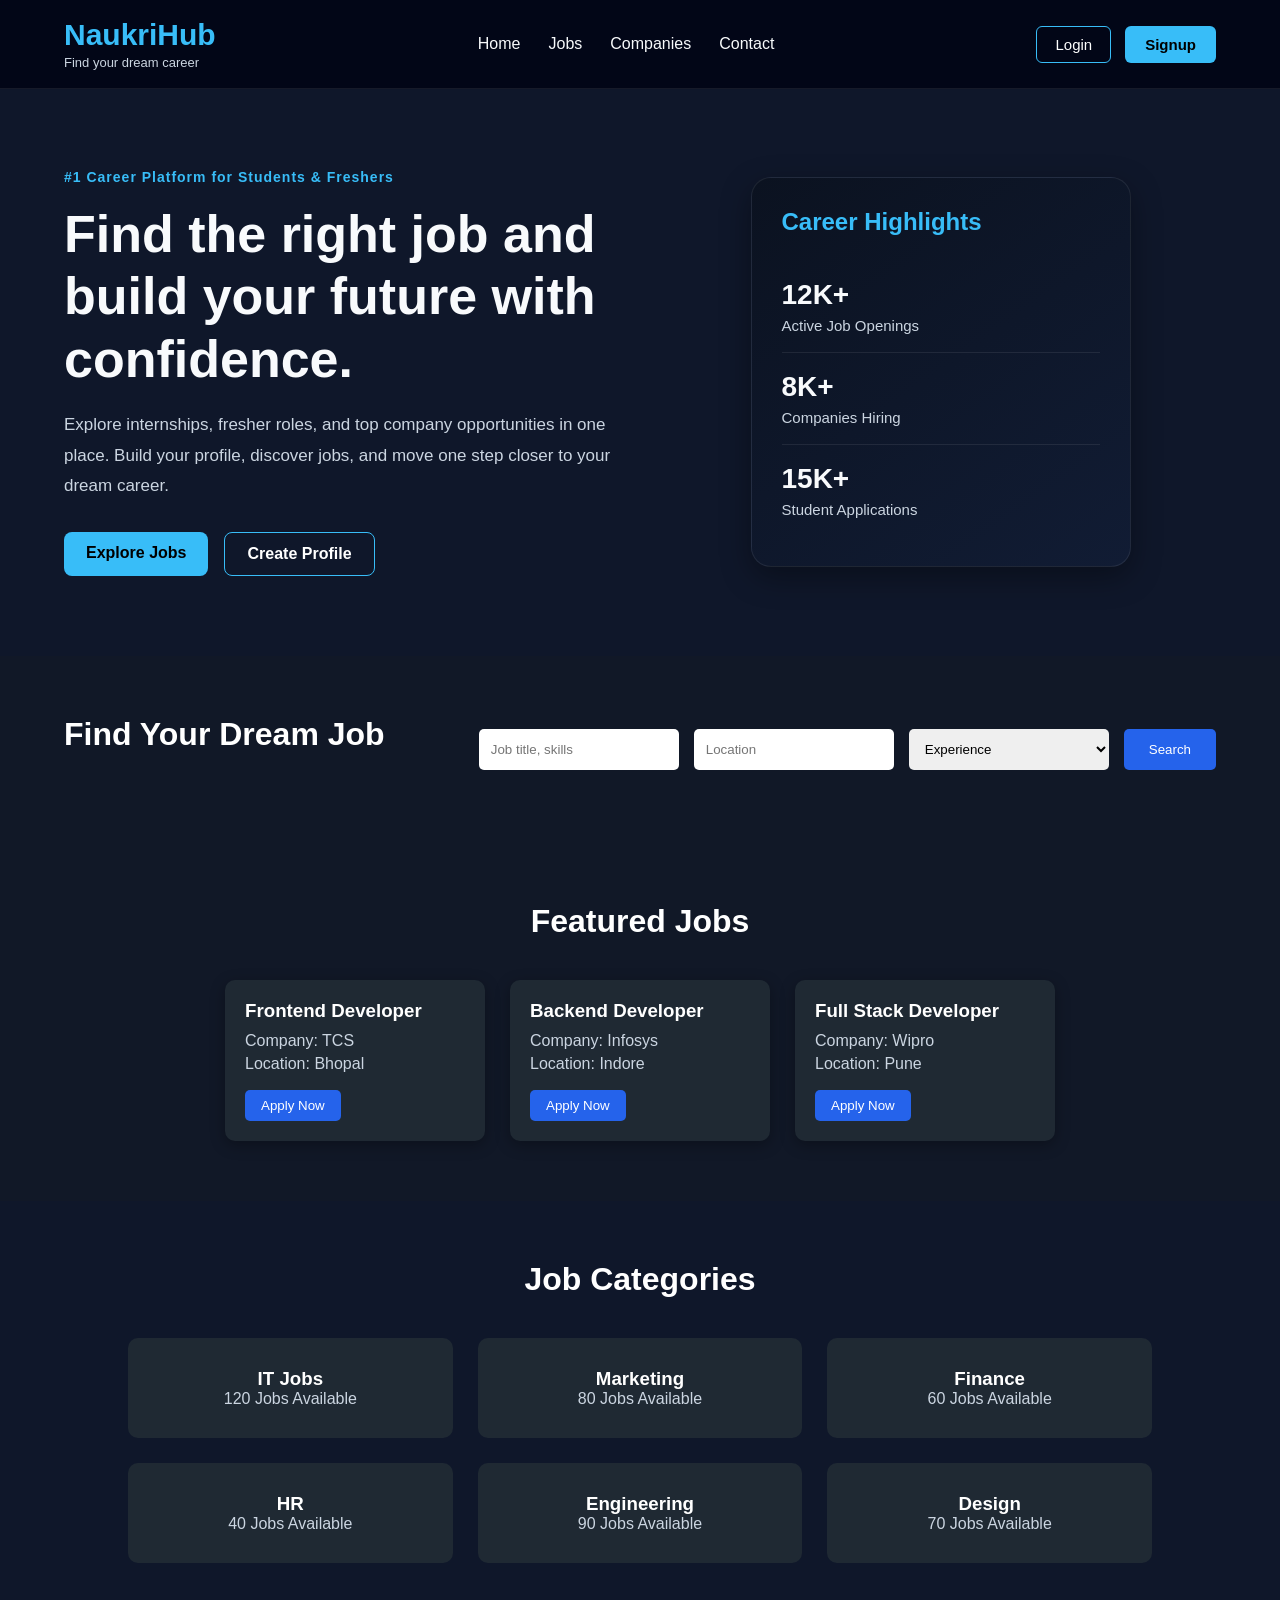
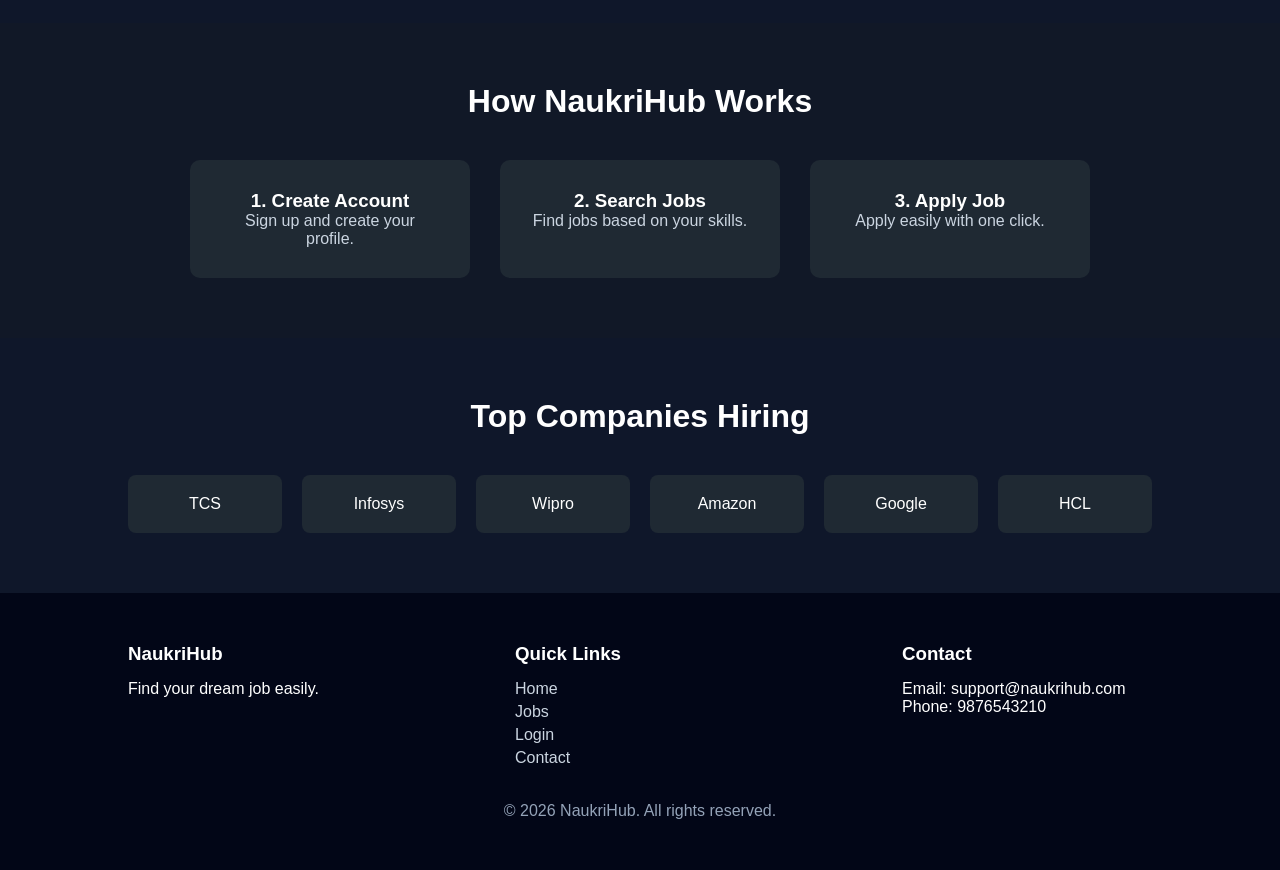
<file: index.html>
<!DOCTYPE html>
<html lang="en">
<head>
    <meta charset="UTF-8">
    <meta name="viewport" content="width=device-width, initial-scale=1.0">
    <title>NaukriHub</title>
    <link rel="stylesheet" href="css/style.css">

</head>
<body>
    <nav class="navbar">
    <div class="container">
        
        <div class="nav-left">
            <h1 class="logo">NaukriHub</h1>
            <p class="tagline">Find your dream career</p>
        </div>

        <ul class="nav-links">
            <li><a href="#">Home</a></li>
            <li><a href="jobs.html">Jobs</a></li>
            <li><a href="companies.html">Companies</a></li>
            <li><a href="contact.html">Contact</a></li>
        </ul>

        <div class="nav-buttons">
            <a href="login.html" class="login-btn">Login</a>
            <a href="signup.html" class="signup-btn">Signup</a>
        </div>

    </div>
</nav>

<section class="hero">
    <div class="container hero-container">

        <div class="hero-text">
            <p class="hero-tag">#1 Career Platform for Students & Freshers</p>
            <h2>Find the right job and build your future with confidence.</h2>
            <p class="hero-description">
                Explore internships, fresher roles, and top company opportunities in one place.
                Build your profile, discover jobs, and move one step closer to your dream career.
            </p>

            <div class="hero-buttons">
                <a href="jobs.html" class="primary-btn">Explore Jobs</a>
                <a href="signup.html" class="secondary-btn">Create Profile</a>
            </div>
        </div>

        <div class="hero-card">
            <div class="card-box">
                <h3>Career Highlights</h3>
                <div class="card-item">
                    <span>12K+</span>
                    <p>Active Job Openings</p>
                </div>
                <div class="card-item">
                    <span>8K+</span>
                    <p>Companies Hiring</p>
                </div>
                <div class="card-item">
                    <span>15K+</span>
                    <p>Student Applications</p>
                </div>
            </div>
        </div>

    </div>
</section>
<section class="search-section">
    <div class="container search-container">

        <h2>Find Your Dream Job</h2>

        <div class="search-box">
            <input type="text" placeholder="Job title, skills">
            <input type="text" placeholder="Location">
            
            <select>
                <option>Experience</option>
                <option>Fresher</option>
                <option>1 Year</option>
                <option>2 Years</option>
                <option>3+ Years</option>
            </select>

            <button>Search</button>
        </div>

    </div>
</section>
<section class="featured-jobs">
    <h2>Featured Jobs</h2>

    <div class="job-container">

        <div class="job-card">
            <h3>Frontend Developer</h3>
            <p>Company: TCS</p>
            <p>Location: Bhopal</p>
            <button>Apply Now</button>
        </div>

        <div class="job-card">
            <h3>Backend Developer</h3>
            <p>Company: Infosys</p>
            <p>Location: Indore</p>
            <button>Apply Now</button>
        </div>

        <div class="job-card">
            <h3>Full Stack Developer</h3>
            <p>Company: Wipro</p>
            <p>Location: Pune</p>
            <button>Apply Now</button>
        </div>

    </div>
</section>
<section class="categories">
    <h2>Job Categories</h2>

    <div class="category-container">

        <div class="category-card">
            <h3>IT Jobs</h3>
            <p>120 Jobs Available</p>
        </div>

        <div class="category-card">
            <h3>Marketing</h3>
            <p>80 Jobs Available</p>
        </div>

        <div class="category-card">
            <h3>Finance</h3>
            <p>60 Jobs Available</p>
        </div>

        <div class="category-card">
            <h3>HR</h3>
            <p>40 Jobs Available</p>
        </div>

        <div class="category-card">
            <h3>Engineering</h3>
            <p>90 Jobs Available</p>
        </div>

        <div class="category-card">
            <h3>Design</h3>
            <p>70 Jobs Available</p>
        </div>

    </div>
</section>
<section class="how-it-works">
    <h2>How NaukriHub Works</h2>

    <div class="steps-container">

        <div class="step-card">
            <h3>1. Create Account</h3>
            <p>Sign up and create your profile.</p>
        </div>

        <div class="step-card">
            <h3>2. Search Jobs</h3>
            <p>Find jobs based on your skills.</p>
        </div>

        <div class="step-card">
            <h3>3. Apply Job</h3>
            <p>Apply easily with one click.</p>
        </div>

    </div>
</section>
<section class="top-companies">
    <h2>Top Companies Hiring</h2>

    <div class="company-container">

        <div class="company-card">TCS</div>
        <div class="company-card">Infosys</div>
        <div class="company-card">Wipro</div>
        <div class="company-card">Amazon</div>
        <div class="company-card">Google</div>
        <div class="company-card">HCL</div>

    </div>
</section>
<footer class="footer">
    <div class="footer-container">

        <div class="footer-box">
            <h3>NaukriHub</h3>
            <p>Find your dream job easily.</p>
        </div>

        <div class="footer-box">
            <h3>Quick Links</h3>
            <a href="#">Home</a>
            <a href="#">Jobs</a>
            <a href="#">Login</a>
            <a href="#">Contact</a>
        </div>

        <div class="footer-box">
            <h3>Contact</h3>
            <p>Email: support@naukrihub.com</p>
            <p>Phone: 9876543210</p>
        </div>

    </div>

    <p class="footer-bottom">© 2026 NaukriHub. All rights reserved.</p>
</footer>
</body>
</html>
</file>
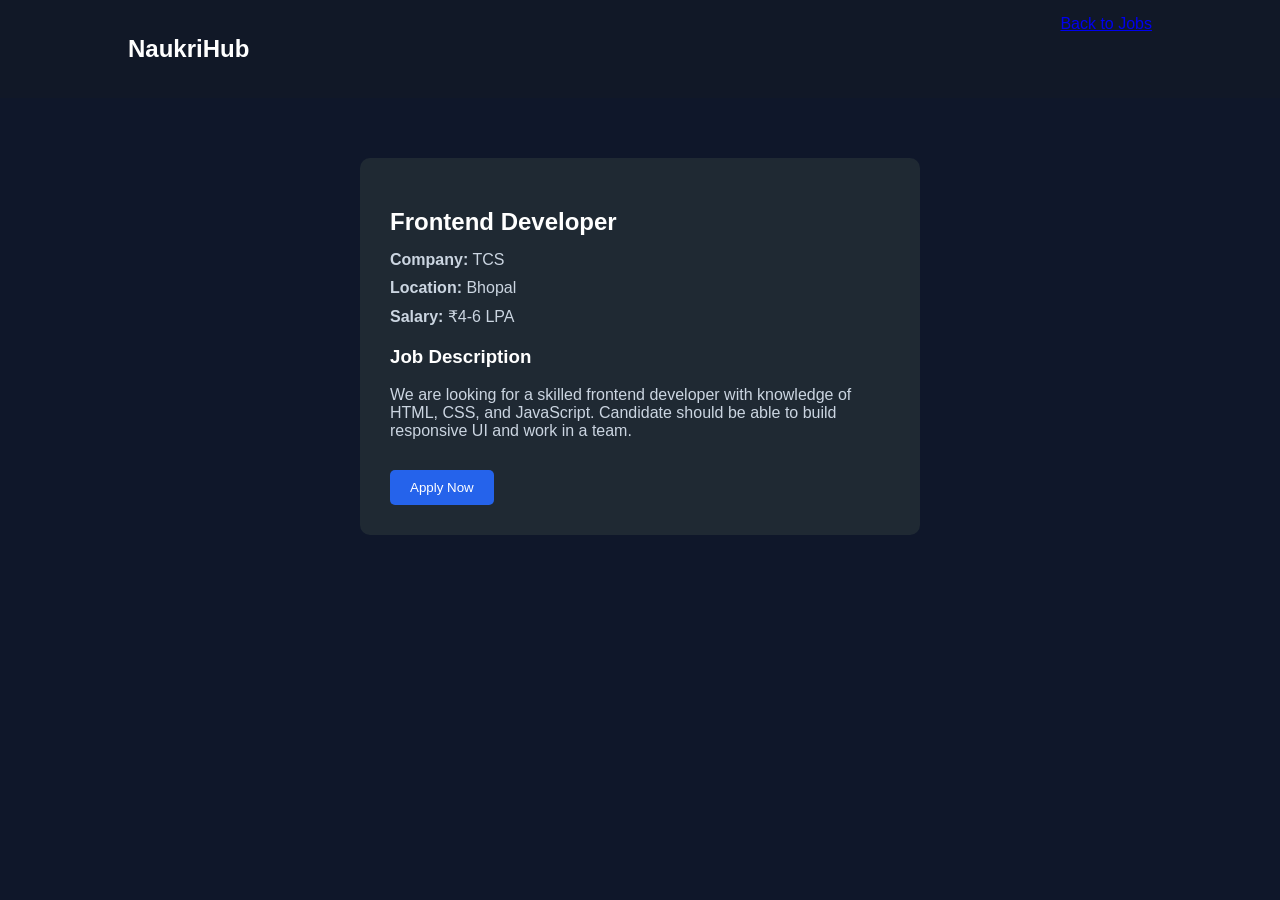
<file: job-details.html>
<!DOCTYPE html>
<html lang="en">
<head>
    <title>Job Details - NaukriHub</title>
    <link rel="stylesheet" href="./css/job-detail.css">
</head>
<body>

<!-- Navbar -->
<nav class="navbar">
    <h2>NaukriHub</h2>
    <a href="jobs.html">Back to Jobs</a>
</nav>

<!-- Job Detail Section -->
<section class="job-detail">

    <div class="job-box">

        <h2>Frontend Developer</h2>

        <p><strong>Company:</strong> TCS</p>
        <p><strong>Location:</strong> Bhopal</p>
        <p><strong>Salary:</strong> ₹4-6 LPA</p>

        <h3>Job Description</h3>
        <p>
            We are looking for a skilled frontend developer with knowledge of HTML, CSS, and JavaScript.
            Candidate should be able to build responsive UI and work in a team.
        </p>

        <button>Apply Now</button>

    </div>

</section>

</body>
</html>
</file>
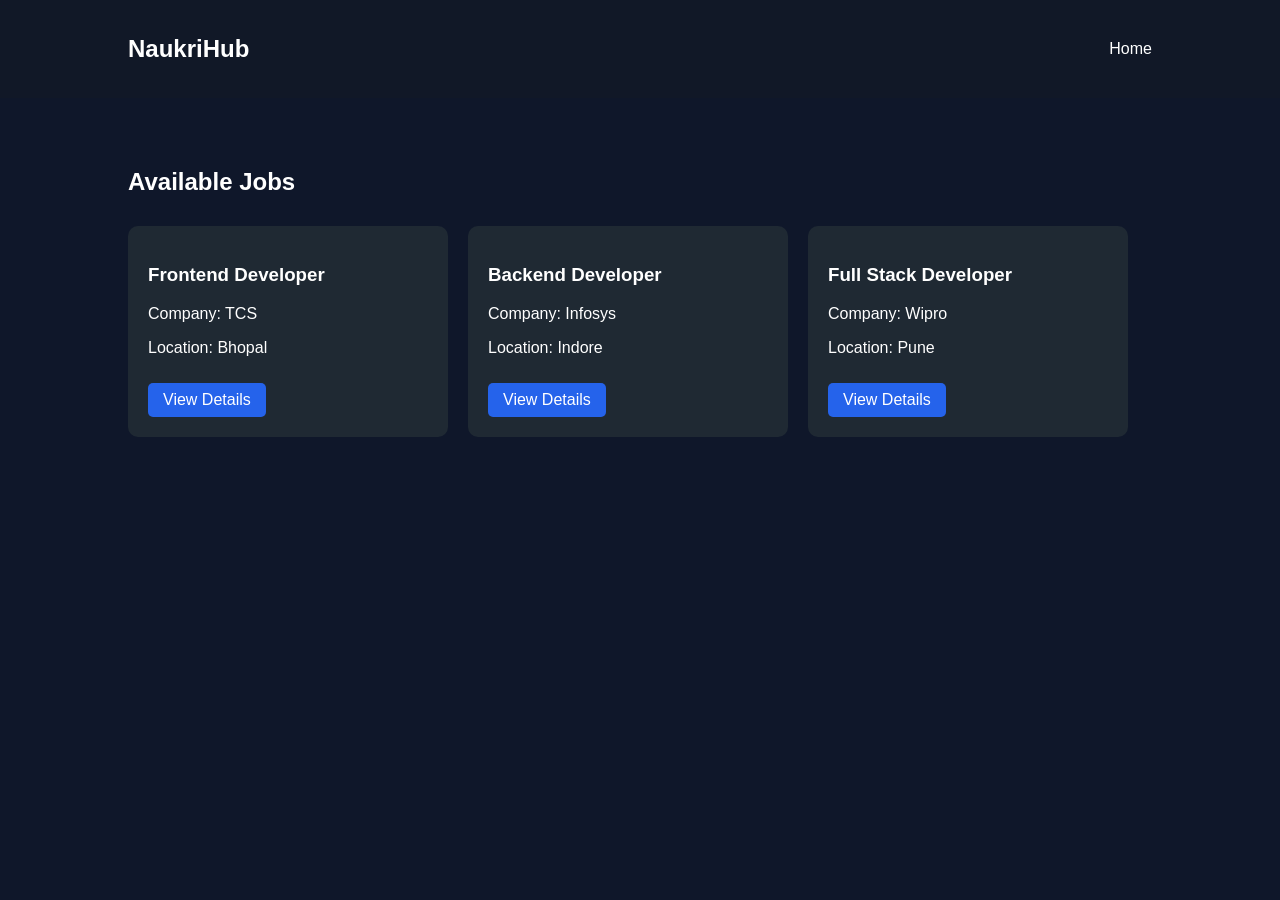
<file: jobs.html>
<!DOCTYPE html>
<html lang="en">
<head>
    <title>Jobs - NaukriHub</title>
    <link rel="stylesheet" href="./css/job.css">
</head>
<body>

<!-- Navbar (simple reuse) -->
<nav class="navbar">
    <h2>NaukriHub</h2>
    <a href="index.html">Home</a>
</nav>

<!-- Job Section -->
<section class="jobs-section">
    <h2>Available Jobs</h2>

    <div class="jobs-container">

        <div class="job-card">
            <h3>Frontend Developer</h3>
            <p>Company: TCS</p>
            <p>Location: Bhopal</p>
            <a href="job-details.html">View Details</a>
        </div>

        <div class="job-card">
            <h3>Backend Developer</h3>
            <p>Company: Infosys</p>
            <p>Location: Indore</p>
            <a href="job-details.html">View Details</a>
        </div>

        <div class="job-card">
            <h3>Full Stack Developer</h3>
            <p>Company: Wipro</p>
            <p>Location: Pune</p>
            <a href="job-details.html">View Details</a>
        </div>

    </div>
</section>

</body>
</html>
</file>
<file: css/style.css>
/* Reset */
* {
    margin: 0;
    padding: 0;
    box-sizing: border-box;
}

/* Body */
body {
    font-family: Arial, sans-serif;
    background-color: #0f172a;
    color: white;
}

/* Navbar */
.navbar {
    width: 100%;
    background-color: #020617;
    border-bottom: 1px solid rgba(255, 255, 255, 0.08);
    padding: 18px 0;
    position: sticky;
    top: 0;
    z-index: 1000;
}

/* Container */
.container {
    width: 90%;
    max-width: 1200px;
    margin: 0 auto;

    display: flex;
    justify-content: space-between;
    align-items: center;
}

/* Left Part */
.nav-left {
    display: flex;
    flex-direction: column;
}

/* Logo */
.logo {
    font-size: 30px;
    font-weight: 700;
    color: #38bdf8;
    line-height: 1.1;
}

/* Tagline */
.tagline {
    font-size: 13px;
    color: #cbd5e1;
    margin-top: 4px;
}

/* Nav Links */
.nav-links {
    list-style: none;
    display: flex;
    gap: 28px;
}

/* Links */
.nav-links a {
    text-decoration: none;
    color: #f8fafc;
    font-size: 16px;
    font-weight: 500;
    transition: 0.3s ease;
    position: relative;
}

/* Hover Effect */
.nav-links a:hover {
    color: #38bdf8;
}

/* Buttons Wrapper */
.nav-buttons {
    display: flex;
    align-items: center;
    gap: 14px;
}

/* Login Button */
.login-btn {
    text-decoration: none;
    color: white;
    border: 1px solid #38bdf8;
    padding: 9px 18px;
    border-radius: 6px;
    font-size: 15px;
    transition: 0.3s ease;
}

.login-btn:hover {
    background-color: #38bdf8;
    color: black;
}

/* Signup Button */
.signup-btn {
    text-decoration: none;
    background-color: #38bdf8;
    color: black;
    padding: 10px 20px;
    border-radius: 6px;
    font-size: 15px;
    font-weight: 600;
    transition: 0.3s ease;
}

.signup-btn:hover {
    background-color:#0ea5e9;
    color: white;
}

/* Hero Section */
.hero {
    padding: 80px 0;
}

/* Hero Container */
.hero-container {
    display: flex;
    justify-content: space-between;
    align-items: center;
    gap: 50px;
}

/* Left Text Part */
.hero-text {
    flex: 1;
}

/* Small Tag */
.hero-tag {
    color: #38bdf8;
    font-size: 14px;
    font-weight: 600;
    margin-bottom: 18px;
    letter-spacing: 1px;
}

/* Main Heading */
.hero-text h2 {
    font-size: 52px;
    line-height: 1.2;
    margin-bottom: 20px;
    color: #f8fafc;
    max-width: 650px;
}

/* Description */
.hero-description {
    font-size: 17px;
    line-height: 1.8;
    color: #cbd5e1;
    max-width: 600px;
    margin-bottom: 30px;
}

/* Buttons Wrapper */
.hero-buttons {
    display: flex;
    gap: 16px;
    flex-wrap: wrap;
}

/* Primary Button */
.primary-btn {
    text-decoration: none;
    background-color: #38bdf8;
    color: #000;
    padding: 12px 22px;
    border-radius: 8px;
    font-weight: 600;
    transition: 0.3s ease;
}

.primary-btn:hover {
    background-color: #0ea5e9;
}

/* Secondary Button */
.secondary-btn {
    text-decoration: none;
    border: 1px solid #38bdf8;
    color: #fff;
    padding: 12px 22px;
    border-radius: 8px;
    font-weight: 600;
    transition: 0.3s ease;
}

.secondary-btn:hover {
    background-color: #38bdf8;
    color: #000;
}

/* Right Card Part */
.hero-card {
    flex: 1;
    display: flex;
    justify-content: center;
}

/* Card Box */
.card-box {
    width: 100%;
    max-width: 380px;
    background: linear-gradient(145deg, #0b1220, #111c34);
    border: 1px solid rgba(255, 255, 255, 0.08);
    padding: 30px;
    border-radius: 20px;
    box-shadow: 0 10px 30px rgba(0, 0, 0, 0.35);
}

/* Card Heading */
.card-box h3 {
    font-size: 24px;
    margin-bottom: 25px;
    color: #38bdf8;
}

/* Each Item */
.card-item {
    padding: 18px 0;
    border-bottom: 1px solid rgba(255, 255, 255, 0.08);
}

.card-item:last-child {
    border-bottom: none;
}

/* Number */
.card-item span {
    display: block;
    font-size: 28px;
    font-weight: 700;
    color: #f8fafc;
    margin-bottom: 6px;
}

/* Text */
.card-item p {
    font-size: 15px;
    color: #cbd5e1;
}
.search-section {
    background-color: #111827;
    padding: 60px 0;
}

.search-container {
    text-align: center;
}

.search-container h2 {
    font-size: 32px;
    margin-bottom: 30px;
}

.search-box {
    display: flex;
    justify-content: center;
    gap: 15px;
    flex-wrap: wrap;
}

.search-box input,
.search-box select {
    padding: 12px;
    width: 200px;
    border: none;
    border-radius: 5px;
    outline: none;
}

.search-box button {
    padding: 12px 25px;
    background-color: #2563eb;
    color: white;
    border: none;
    border-radius: 5px;
    cursor: pointer;
}

.search-box button:hover {
    background-color: #1d4ed8;
}
/* Featured Jobs Section */
.featured-jobs {
    padding: 60px 10%;
    background-color: #111827;
    text-align: center;
    color: white;
}

/* Section Heading */
.featured-jobs h2 {
    font-size: 32px;
    margin-bottom: 40px;
}

/* Job Cards Container */
.job-container {
    display: flex;
    justify-content: center;
    gap: 25px;
    flex-wrap: wrap;
}

/* Single Job Card */
.job-card {
    background-color: #1f2933;
    padding: 20px;
    width: 260px;
    border-radius: 10px;
    text-align: left;
    box-shadow: 0 4px 15px rgba(0,0,0,0.3);
    transition: transform 0.3s;
}

/* Card Hover Effect */
.job-card:hover {
    transform: translateY(-5px);
}

/* Job Title */
.job-card h3 {
    margin-bottom: 10px;
    color: #ffffff;
}

/* Job Text */
.job-card p {
    margin: 5px 0;
    color: #cbd5e1;
}

/* Button */
.job-card button {
    margin-top: 12px;
    padding: 8px 16px;
    border: none;
    background-color: #2563eb;
    color: white;
    border-radius: 5px;
    cursor: pointer;
}

/* Button Hover */
.job-card button:hover {
    background-color: #1e40af;
}

/* Tablet */
@media (max-width: 992px) {
    .job-container {
        gap: 20px;
    }

    .job-card {
        width: 45%;
    }
}

/* Mobile */
@media (max-width: 600px) {
    .featured-jobs {
        padding: 40px 5%;
    }

    .featured-jobs h2 {
        font-size: 24px;
    }

    .job-card {
        width: 100%;
    }
}
/* feature job section end */
.categories {
    padding: 60px 10%;
    background-color: #0f172a;
    color: white;
    text-align: center;
}

.categories h2 {
    font-size: 32px;
    margin-bottom: 40px;
}

.category-container {
    display: grid;
    grid-template-columns: repeat(3, 1fr);
    gap: 25px;
}

.category-card {
    background-color: #1f2933;
    padding: 30px;
    border-radius: 10px;
    transition: 0.3s;
}

.category-card:hover {
    transform: translateY(-5px);
    background-color: #2563eb;
}

.category-card p {
    color: #cbd5e1;
}
/* Tablet */
@media (max-width: 900px) {
    .category-container {
        grid-template-columns: repeat(2, 1fr);
    }
}

/* Mobile */
@media (max-width: 500px) {
    .category-container {
        grid-template-columns: 1fr;
    }
}

.how-it-works {
    padding: 60px 10%;
    background-color: #111827;
    color: white;
    text-align: center;
}

.how-it-works h2 {
    font-size: 32px;
    margin-bottom: 40px;
}

.steps-container {
    display: flex;
    justify-content: center;
    gap: 30px;
    flex-wrap: wrap;
}

.step-card {
    background-color: #1f2933;
    padding: 30px;
    width: 280px;
    border-radius: 10px;
    transition: 0.3s;
}

.step-card:hover {
    transform: translateY(-5px);
    background-color: #2563eb;
}

.step-card p {
    color: #cbd5e1;
}
@media (max-width: 768px) {
    .step-card {
        width: 100%;
    }
}
.top-companies {
    padding: 60px 10%;
    background-color: #0f172a;
    color: white;
    text-align: center;
}

.top-companies h2 {
    font-size: 32px;
    margin-bottom: 40px;
}

.company-container {
    display: grid;
    grid-template-columns: repeat(6, 1fr);
    gap: 20px;
}

.company-card {
    background-color: #1f2933;
    padding: 20px;
    border-radius: 8px;
    transition: 0.3s;
}

.company-card:hover {
    background-color: #2563eb;
    transform: translateY(-5px);
}
@media (max-width: 900px) {
    .company-container {
        grid-template-columns: repeat(3, 1fr);
    }
}

@media (max-width: 500px) {
    .company-container {
        grid-template-columns: repeat(2, 1fr);
    }
}
.footer {
    background-color: #020617;
    color: white;
    padding: 50px 10%;
}

.footer-container {
    display: flex;
    justify-content: space-between;
    flex-wrap: wrap;
    gap: 30px;
}

.footer-box {
    width: 250px;
}

.footer-box h3 {
    margin-bottom: 15px;
}

.footer-box a {
    display: block;
    color: #cbd5e1;
    margin: 5px 0;
    text-decoration: none;
}

.footer-box a:hover {
    color: #2563eb;
}

.footer-bottom {
    text-align: center;
    margin-top: 30px;
    color: #94a3b8;
}
@media (max-width: 600px) {
    .footer-container {
        flex-direction: column;
    }
}
</file>
<file: css/job-detail.css>
body {
    margin: 0;
    font-family: Arial;
    background-color: #0f172a;
    color: white;
}

/* Navbar */
.navbar {
    background-color: #111827;
    padding: 15px 10%;
    display: flex;
    justify-content: space-between;
}

/* Section */
.job-detail {
    padding: 60px 10%;
    display: flex;
    justify-content: center;
}

/* Box */
.job-box {
    background-color: #1f2933;
    padding: 30px;
    width: 500px;
    border-radius: 10px;
}

/* Title */
.job-box h2 {
    margin-bottom: 15px;
}

/* Paragraph */
.job-box p {
    margin: 10px 0;
    color: #cbd5e1;
}

/* Description Heading */
.job-box h3 {
    margin-top: 20px;
}

/* Button */
.job-box button {
    margin-top: 20px;
    padding: 10px 20px;
    background-color: #2563eb;
    border: none;
    color: white;
    border-radius: 5px;
    cursor: pointer;
}

.job-box button:hover {
    background-color: #1e40af;
}
</file>
<file: css/job.css>
body {
    margin: 0;
    font-family: Arial;
    background-color: #0f172a;
    color: white;
}

/* Navbar */
.navbar {
    background-color: #111827;
    padding: 15px 10%;
    display: flex;
    justify-content: space-between;
    align-items: center;
}

.navbar a {
    color: white;
    text-decoration: none;
}

/* Jobs Section */
.jobs-section {
    padding: 50px 10%;
}

.jobs-section h2 {
    margin-bottom: 30px;
}

/* Container */
.jobs-container {
    display: flex;
    flex-wrap: wrap;
    gap: 20px;
}

/* Card */
.job-card {
    background-color: #1f2933;
    padding: 20px;
    width: 280px;
    border-radius: 10px;
    transition: 0.3s;
}

/* Hover */
.job-card:hover {
    transform: translateY(-5px);
}

/* Link Button */
.job-card a {
    display: inline-block;
    margin-top: 10px;
    padding: 8px 15px;
    background-color: #2563eb;
    color: white;
    border-radius: 5px;
    text-decoration: none;
}

.job-card a:hover {
    background-color: #1e40af;
}
</file>
